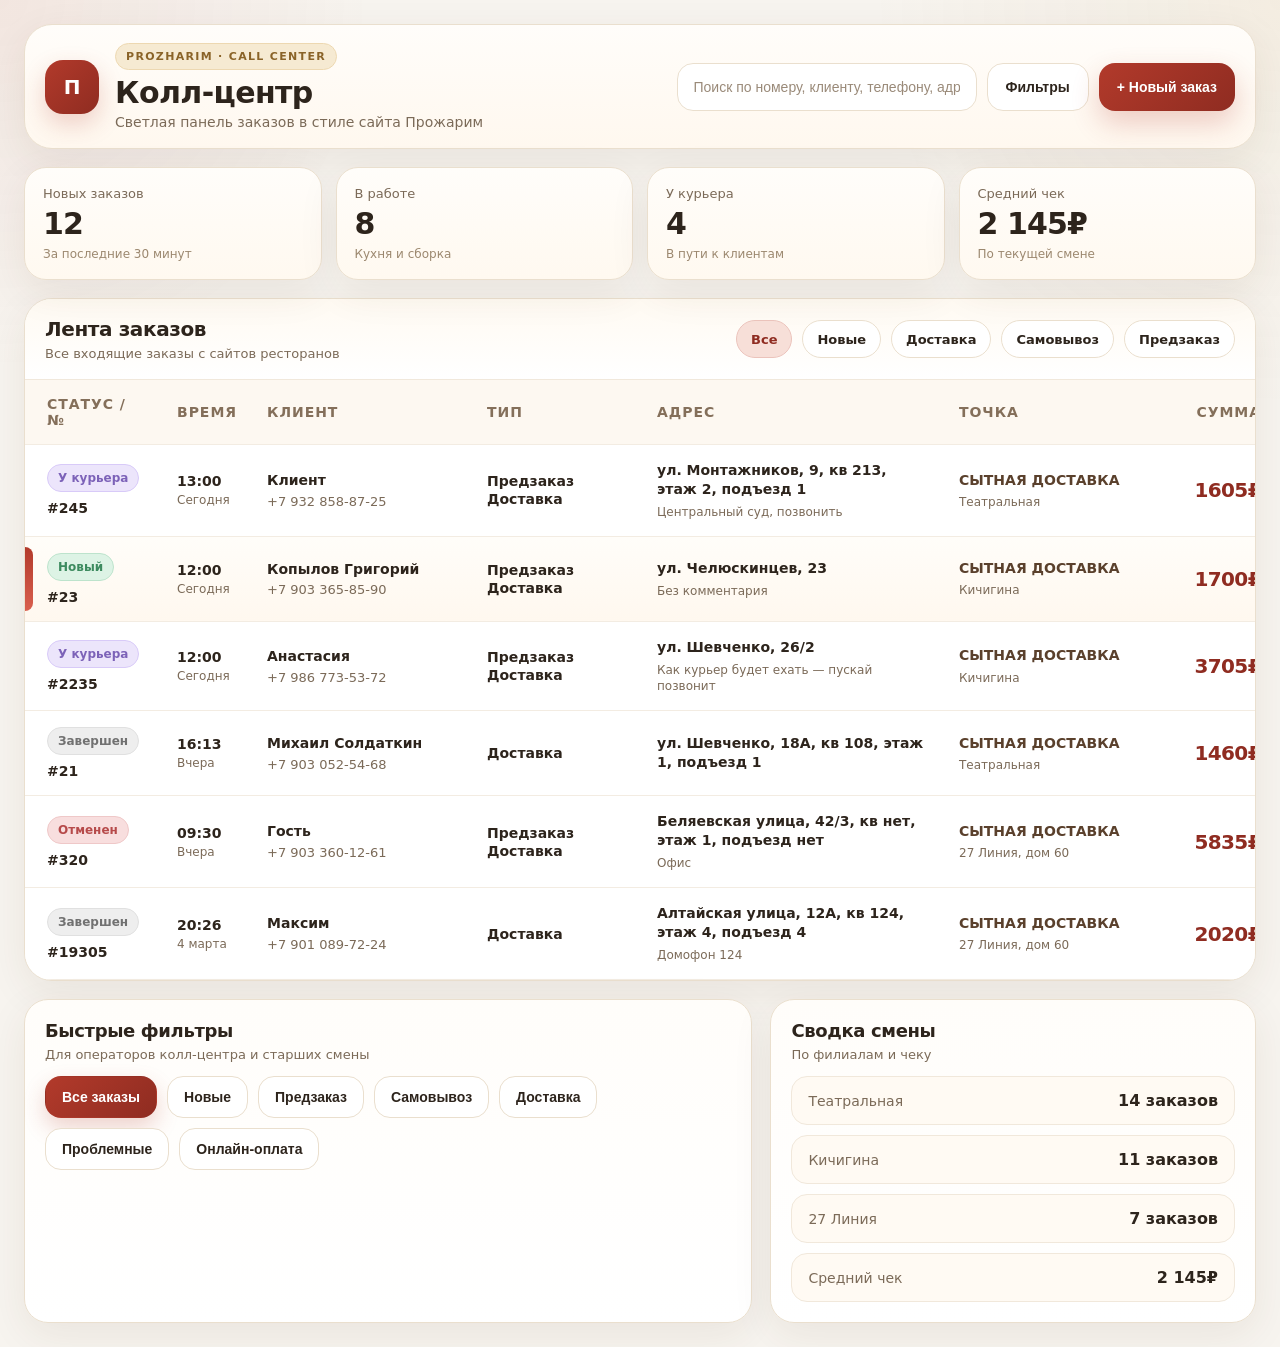
<file: test/index.html>
<!DOCTYPE html>
<html lang="ru">
<head>
  <meta charset="UTF-8" />
  <meta name="viewport" content="width=device-width, initial-scale=1.0" />
  <title>Колл-центр — Прожарим</title>
  <style>
    :root{
      --bg:#f7f4ef;
      --bg-soft:#fcfaf7;
      --panel:#ffffff;
      --panel-2:#fffaf3;
      --line:#eadfce;
      --line-soft:#f1e8db;
      --text:#2d241c;
      --muted:#7b6a58;
      --accent:#b23a2b;
      --accent-dark:#8f2c21;
      --accent-soft:#f7dfd8;
      --gold:#c6923c;
      --gold-soft:#f6ead2;
      --green:#3d8b5f;
      --green-soft:#ddf3e5;
      --violet:#7c62b8;
      --violet-soft:#ece5fb;
      --gray:#8c8c8c;
      --gray-soft:#eeeeee;
      --red:#b64a4a;
      --red-soft:#f8dede;
      --shadow:0 12px 40px rgba(78, 51, 26, 0.08);
      --radius:22px;
      --radius-sm:14px;
    }

    *{
      box-sizing:border-box;
      margin:0;
      padding:0;
    }

    html,body{
      width:100%;
      min-height:100%;
      font-family: Inter, system-ui, -apple-system, Segoe UI, Roboto, Arial, sans-serif;
      background:
        radial-gradient(circle at top right, rgba(198,146,60,0.08), transparent 22%),
        radial-gradient(circle at top left, rgba(178,58,43,0.08), transparent 20%),
        var(--bg);
      color:var(--text);
    }

    body{
      padding:24px;
    }

    .app{
      max-width:1500px;
      margin:0 auto;
    }

    .topbar{
      display:flex;
      align-items:center;
      justify-content:space-between;
      gap:20px;
      margin-bottom:18px;
      padding:18px 20px;
      background:linear-gradient(180deg, #fffdfa 0%, #fff8ef 100%);
      border:1px solid var(--line);
      border-radius:28px;
      box-shadow:var(--shadow);
    }

    .brand{
      display:flex;
      align-items:center;
      gap:16px;
      min-width:0;
    }

    .brand-logo{
      width:54px;
      height:54px;
      border-radius:18px;
      background:
        linear-gradient(135deg, var(--accent) 0%, var(--accent-dark) 100%);
      display:flex;
      align-items:center;
      justify-content:center;
      color:#fff;
      font-weight:800;
      font-size:20px;
      box-shadow:0 10px 24px rgba(178,58,43,0.22);
      flex-shrink:0;
    }

    .brand-text{
      min-width:0;
    }

    .brand-badge{
      display:inline-flex;
      align-items:center;
      gap:8px;
      padding:6px 10px;
      margin-bottom:8px;
      border-radius:999px;
      background:var(--gold-soft);
      color:#8a6328;
      border:1px solid #edd8b1;
      font-size:11px;
      font-weight:700;
      letter-spacing:.12em;
      text-transform:uppercase;
    }

    .brand-title{
      font-size:30px;
      font-weight:800;
      letter-spacing:-0.02em;
      line-height:1;
    }

    .brand-subtitle{
      margin-top:6px;
      color:var(--muted);
      font-size:14px;
    }

    .top-actions{
      display:flex;
      align-items:center;
      gap:10px;
      flex-wrap:wrap;
      justify-content:flex-end;
    }

    .search{
      width:300px;
      max-width:100%;
      height:48px;
      border-radius:16px;
      border:1px solid var(--line);
      background:var(--panel);
      padding:0 16px;
      outline:none;
      color:var(--text);
      font-size:14px;
      box-shadow: inset 0 1px 0 rgba(255,255,255,0.9);
    }

    .search::placeholder{
      color:#9a8a79;
    }

    .btn{
      height:48px;
      padding:0 18px;
      border:none;
      border-radius:16px;
      font-size:14px;
      font-weight:700;
      cursor:pointer;
      transition:.18s ease;
      display:inline-flex;
      align-items:center;
      gap:10px;
    }

    .btn:hover{
      transform:translateY(-1px);
    }

    .btn-filter{
      background:#fff;
      color:var(--text);
      border:1px solid var(--line);
    }

    .btn-new{
      background:linear-gradient(135deg, var(--accent) 0%, var(--accent-dark) 100%);
      color:#fff;
      box-shadow:0 12px 28px rgba(178,58,43,0.24);
    }

    .stats{
      display:grid;
      grid-template-columns:repeat(4,1fr);
      gap:14px;
      margin-bottom:18px;
    }

    .stat{
      background:linear-gradient(180deg, #fffdfa 0%, #fff9f0 100%);
      border:1px solid var(--line);
      border-radius:22px;
      padding:18px 18px;
      box-shadow:var(--shadow);
    }

    .stat-label{
      color:var(--muted);
      font-size:13px;
      margin-bottom:8px;
    }

    .stat-value{
      font-size:30px;
      font-weight:800;
      line-height:1;
      letter-spacing:-0.03em;
    }

    .stat-note{
      margin-top:8px;
      font-size:12px;
      color:#9c886f;
    }

    .orders-wrap{
      background:var(--panel);
      border:1px solid var(--line);
      border-radius:28px;
      box-shadow:var(--shadow);
      overflow:hidden;
    }

    .orders-head{
      display:flex;
      align-items:center;
      justify-content:space-between;
      gap:14px;
      padding:18px 20px;
      background:linear-gradient(180deg, #fffaf2 0%, #fff 100%);
      border-bottom:1px solid var(--line-soft);
    }

    .orders-head-left h2{
      font-size:20px;
      font-weight:800;
      letter-spacing:-0.02em;
    }

    .orders-head-left p{
      margin-top:5px;
      color:var(--muted);
      font-size:13px;
    }

    .chips{
      display:flex;
      flex-wrap:wrap;
      gap:10px;
    }

    .chip{
      height:38px;
      padding:0 14px;
      display:inline-flex;
      align-items:center;
      border-radius:999px;
      border:1px solid var(--line);
      background:#fff;
      color:var(--text);
      font-size:13px;
      font-weight:700;
    }

    .chip.active{
      background:var(--accent-soft);
      color:var(--accent-dark);
      border-color:#ebc3bb;
    }

    .table{
      width:100%;
      overflow:auto;
    }

    .table-grid{
      min-width:1250px;
    }

    .table-row{
      display:grid;
      grid-template-columns:8px 130px 90px 220px 170px 1.6fr 220px 110px;
      align-items:stretch;
      border-bottom:1px solid #f3ece2;
      background:#fff;
      transition:.18s ease;
    }

    .table-row:hover{
      background:#fffaf5;
    }

    .table-row.header{
      background:#fdf8f1;
      color:#846f5a;
      font-size:12px;
      font-weight:800;
      letter-spacing:.08em;
      text-transform:uppercase;
    }

    .table-row.selected{
      background:linear-gradient(180deg, #fffdf9 0%, #fff8ef 100%);
    }

    .line{
      background:transparent;
    }

    .table-row.selected .line{
      background:linear-gradient(180deg, var(--accent) 0%, #d95f4e 100%);
      border-radius:0 8px 8px 0;
      margin:10px 0;
    }

    .cell{
      padding:16px 14px;
      font-size:14px;
      display:flex;
      flex-direction:column;
      justify-content:center;
    }

    .cell.right{
      align-items:flex-end;
      text-align:right;
    }

    .status{
      display:inline-flex;
      align-items:center;
      width:max-content;
      padding:6px 10px;
      border-radius:999px;
      font-size:12px;
      font-weight:800;
      margin-bottom:8px;
      border:1px solid transparent;
    }

    .status.new{
      background:var(--green-soft);
      color:var(--green);
      border-color:#bde3cc;
    }

    .status.courier{
      background:var(--violet-soft);
      color:var(--violet);
      border-color:#d8caf8;
    }

    .status.done{
      background:var(--gray-soft);
      color:#717171;
      border-color:#e0e0e0;
    }

    .status.cancel{
      background:var(--red-soft);
      color:var(--red);
      border-color:#efc8c8;
    }

    .order-id{
      font-weight:800;
      color:var(--text);
    }

    .time-main{
      font-weight:800;
    }

    .time-sub{
      margin-top:4px;
      color:var(--muted);
      font-size:12px;
    }

    .client-name{
      font-weight:800;
      line-height:1.2;
    }

    .client-phone{
      margin-top:5px;
      font-size:13px;
      color:var(--muted);
    }

    .type-main{
      line-height:1.3;
      font-weight:700;
    }

    .address-main{
      line-height:1.35;
      font-weight:600;
    }

    .address-note{
      margin-top:5px;
      color:var(--muted);
      font-size:12px;
      line-height:1.35;
    }

    .point-main{
      font-weight:800;
      line-height:1.3;
      color:#5a402c;
    }

    .sum{
      font-size:20px;
      font-weight:900;
      letter-spacing:-0.03em;
      color:var(--accent-dark);
    }

    .bottom-panels{
      margin-top:18px;
      display:grid;
      grid-template-columns:1.2fr .8fr;
      gap:18px;
    }

    .panel{
      background:linear-gradient(180deg, #fffdfa 0%, #fff 100%);
      border:1px solid var(--line);
      border-radius:24px;
      padding:20px;
      box-shadow:var(--shadow);
    }

    .panel h3{
      font-size:18px;
      font-weight:800;
      letter-spacing:-0.02em;
    }

    .panel p{
      color:var(--muted);
      font-size:13px;
      margin-top:6px;
      margin-bottom:14px;
    }

    .filter-list{
      display:flex;
      flex-wrap:wrap;
      gap:10px;
    }

    .filter-btn{
      padding:12px 16px;
      border-radius:16px;
      border:1px solid var(--line);
      background:#fff;
      font-size:14px;
      font-weight:700;
      color:var(--text);
      cursor:pointer;
      transition:.18s ease;
    }

    .filter-btn.active{
      background:linear-gradient(135deg, var(--accent) 0%, var(--accent-dark) 100%);
      color:#fff;
      border-color:transparent;
      box-shadow:0 10px 22px rgba(178,58,43,0.22);
    }

    .summary-list{
      display:flex;
      flex-direction:column;
      gap:10px;
    }

    .summary-item{
      display:flex;
      justify-content:space-between;
      align-items:center;
      gap:12px;
      padding:14px 16px;
      border-radius:16px;
      background:var(--panel-2);
      border:1px solid var(--line-soft);
    }

    .summary-item span:first-child{
      color:var(--muted);
      font-size:14px;
    }

    .summary-item span:last-child{
      font-weight:800;
      color:var(--text);
    }

    @media (max-width: 1100px){
      .stats{
        grid-template-columns:repeat(2,1fr);
      }

      .bottom-panels{
        grid-template-columns:1fr;
      }
    }

    @media (max-width: 820px){
      body{
        padding:14px;
      }

      .topbar{
        flex-direction:column;
        align-items:stretch;
        border-radius:22px;
      }

      .top-actions{
        justify-content:stretch;
      }

      .search{
        width:100%;
      }

      .btn{
        flex:1;
        justify-content:center;
      }

      .stats{
        grid-template-columns:1fr 1fr;
      }

      .brand-title{
        font-size:24px;
      }

      .orders-head{
        flex-direction:column;
        align-items:stretch;
      }
    }

    @media (max-width: 560px){
      .stats{
        grid-template-columns:1fr;
      }

      .brand{
        align-items:flex-start;
      }

      .brand-logo{
        width:46px;
        height:46px;
        border-radius:15px;
        font-size:18px;
      }

      .brand-title{
        font-size:22px;
      }
    }
  </style>
</head>
<body>
  <div class="app">

    <div class="topbar">
      <div class="brand">
        <div class="brand-logo">П</div>
        <div class="brand-text">
          <div class="brand-badge">PROZHARIM · CALL CENTER</div>
          <div class="brand-title">Колл-центр</div>
          <div class="brand-subtitle">Светлая панель заказов в стиле сайта Прожарим</div>
        </div>
      </div>

      <div class="top-actions">
        <input class="search" type="text" placeholder="Поиск по номеру, клиенту, телефону, адресу">
        <button class="btn btn-filter">Фильтры</button>
        <button class="btn btn-new">+ Новый заказ</button>
      </div>
    </div>

    <div class="stats">
      <div class="stat">
        <div class="stat-label">Новых заказов</div>
        <div class="stat-value">12</div>
        <div class="stat-note">За последние 30 минут</div>
      </div>
      <div class="stat">
        <div class="stat-label">В работе</div>
        <div class="stat-value">8</div>
        <div class="stat-note">Кухня и сборка</div>
      </div>
      <div class="stat">
        <div class="stat-label">У курьера</div>
        <div class="stat-value">4</div>
        <div class="stat-note">В пути к клиентам</div>
      </div>
      <div class="stat">
        <div class="stat-label">Средний чек</div>
        <div class="stat-value">2 145₽</div>
        <div class="stat-note">По текущей смене</div>
      </div>
    </div>

    <div class="orders-wrap">
      <div class="orders-head">
        <div class="orders-head-left">
          <h2>Лента заказов</h2>
          <p>Все входящие заказы с сайтов ресторанов</p>
        </div>

        <div class="chips">
          <div class="chip active">Все</div>
          <div class="chip">Новые</div>
          <div class="chip">Доставка</div>
          <div class="chip">Самовывоз</div>
          <div class="chip">Предзаказ</div>
        </div>
      </div>

      <div class="table">
        <div class="table-grid">

          <div class="table-row header">
            <div class="line"></div>
            <div class="cell">Статус / №</div>
            <div class="cell">Время</div>
            <div class="cell">Клиент</div>
            <div class="cell">Тип</div>
            <div class="cell">Адрес</div>
            <div class="cell">Точка</div>
            <div class="cell right">Сумма</div>
          </div>

          <div class="table-row">
            <div class="line"></div>
            <div class="cell">
              <div class="status courier">У курьера</div>
              <div class="order-id">#245</div>
            </div>
            <div class="cell">
              <div class="time-main">13:00</div>
              <div class="time-sub">Сегодня</div>
            </div>
            <div class="cell">
              <div class="client-name">Клиент</div>
              <div class="client-phone">+7 932 858-87-25</div>
            </div>
            <div class="cell">
              <div class="type-main">Предзаказ</div>
              <div class="type-main">Доставка</div>
            </div>
            <div class="cell">
              <div class="address-main">ул. Монтажников, 9, кв 213, этаж 2, подъезд 1</div>
              <div class="address-note">Центральный суд, позвонить</div>
            </div>
            <div class="cell">
              <div class="point-main">СЫТНАЯ ДОСТАВКА</div>
              <div class="address-note">Театральная</div>
            </div>
            <div class="cell right">
              <div class="sum">1605₽</div>
            </div>
          </div>

          <div class="table-row selected">
            <div class="line"></div>
            <div class="cell">
              <div class="status new">Новый</div>
              <div class="order-id">#23</div>
            </div>
            <div class="cell">
              <div class="time-main">12:00</div>
              <div class="time-sub">Сегодня</div>
            </div>
            <div class="cell">
              <div class="client-name">Копылов Григорий</div>
              <div class="client-phone">+7 903 365-85-90</div>
            </div>
            <div class="cell">
              <div class="type-main">Предзаказ</div>
              <div class="type-main">Доставка</div>
            </div>
            <div class="cell">
              <div class="address-main">ул. Челюскинцев, 23</div>
              <div class="address-note">Без комментария</div>
            </div>
            <div class="cell">
              <div class="point-main">СЫТНАЯ ДОСТАВКА</div>
              <div class="address-note">Кичигина</div>
            </div>
            <div class="cell right">
              <div class="sum">1700₽</div>
            </div>
          </div>

          <div class="table-row">
            <div class="line"></div>
            <div class="cell">
              <div class="status courier">У курьера</div>
              <div class="order-id">#2235</div>
            </div>
            <div class="cell">
              <div class="time-main">12:00</div>
              <div class="time-sub">Сегодня</div>
            </div>
            <div class="cell">
              <div class="client-name">Анастасия</div>
              <div class="client-phone">+7 986 773-53-72</div>
            </div>
            <div class="cell">
              <div class="type-main">Предзаказ</div>
              <div class="type-main">Доставка</div>
            </div>
            <div class="cell">
              <div class="address-main">ул. Шевченко, 26/2</div>
              <div class="address-note">Как курьер будет ехать — пускай позвонит</div>
            </div>
            <div class="cell">
              <div class="point-main">СЫТНАЯ ДОСТАВКА</div>
              <div class="address-note">Кичигина</div>
            </div>
            <div class="cell right">
              <div class="sum">3705₽</div>
            </div>
          </div>

          <div class="table-row">
            <div class="line"></div>
            <div class="cell">
              <div class="status done">Завершен</div>
              <div class="order-id">#21</div>
            </div>
            <div class="cell">
              <div class="time-main">16:13</div>
              <div class="time-sub">Вчера</div>
            </div>
            <div class="cell">
              <div class="client-name">Михаил Солдаткин</div>
              <div class="client-phone">+7 903 052-54-68</div>
            </div>
            <div class="cell">
              <div class="type-main">Доставка</div>
            </div>
            <div class="cell">
              <div class="address-main">ул. Шевченко, 18А, кв 108, этаж 1, подъезд 1</div>
            </div>
            <div class="cell">
              <div class="point-main">СЫТНАЯ ДОСТАВКА</div>
              <div class="address-note">Театральная</div>
            </div>
            <div class="cell right">
              <div class="sum">1460₽</div>
            </div>
          </div>

          <div class="table-row">
            <div class="line"></div>
            <div class="cell">
              <div class="status cancel">Отменен</div>
              <div class="order-id">#320</div>
            </div>
            <div class="cell">
              <div class="time-main">09:30</div>
              <div class="time-sub">Вчера</div>
            </div>
            <div class="cell">
              <div class="client-name">Гость</div>
              <div class="client-phone">+7 903 360-12-61</div>
            </div>
            <div class="cell">
              <div class="type-main">Предзаказ</div>
              <div class="type-main">Доставка</div>
            </div>
            <div class="cell">
              <div class="address-main">Беляевская улица, 42/3, кв нет, этаж 1, подъезд нет</div>
              <div class="address-note">Офис</div>
            </div>
            <div class="cell">
              <div class="point-main">СЫТНАЯ ДОСТАВКА</div>
              <div class="address-note">27 Линия, дом 60</div>
            </div>
            <div class="cell right">
              <div class="sum">5835₽</div>
            </div>
          </div>

          <div class="table-row">
            <div class="line"></div>
            <div class="cell">
              <div class="status done">Завершен</div>
              <div class="order-id">#19305</div>
            </div>
            <div class="cell">
              <div class="time-main">20:26</div>
              <div class="time-sub">4 марта</div>
            </div>
            <div class="cell">
              <div class="client-name">Максим</div>
              <div class="client-phone">+7 901 089-72-24</div>
            </div>
            <div class="cell">
              <div class="type-main">Доставка</div>
            </div>
            <div class="cell">
              <div class="address-main">Алтайская улица, 12А, кв 124, этаж 4, подъезд 4</div>
              <div class="address-note">Домофон 124</div>
            </div>
            <div class="cell">
              <div class="point-main">СЫТНАЯ ДОСТАВКА</div>
              <div class="address-note">27 Линия, дом 60</div>
            </div>
            <div class="cell right">
              <div class="sum">2020₽</div>
            </div>
          </div>

        </div>
      </div>
    </div>

    <div class="bottom-panels">
      <div class="panel">
        <h3>Быстрые фильтры</h3>
        <p>Для операторов колл-центра и старших смены</p>
        <div class="filter-list">
          <button class="filter-btn active">Все заказы</button>
          <button class="filter-btn">Новые</button>
          <button class="filter-btn">Предзаказ</button>
          <button class="filter-btn">Самовывоз</button>
          <button class="filter-btn">Доставка</button>
          <button class="filter-btn">Проблемные</button>
          <button class="filter-btn">Онлайн-оплата</button>
        </div>
      </div>

      <div class="panel">
        <h3>Сводка смены</h3>
        <p>По филиалам и чеку</p>
        <div class="summary-list">
          <div class="summary-item"><span>Театральная</span><span>14 заказов</span></div>
          <div class="summary-item"><span>Кичигина</span><span>11 заказов</span></div>
          <div class="summary-item"><span>27 Линия</span><span>7 заказов</span></div>
          <div class="summary-item"><span>Средний чек</span><span>2 145₽</span></div>
        </div>
      </div>
    </div>

  </div>
</body>
</html>
</file>
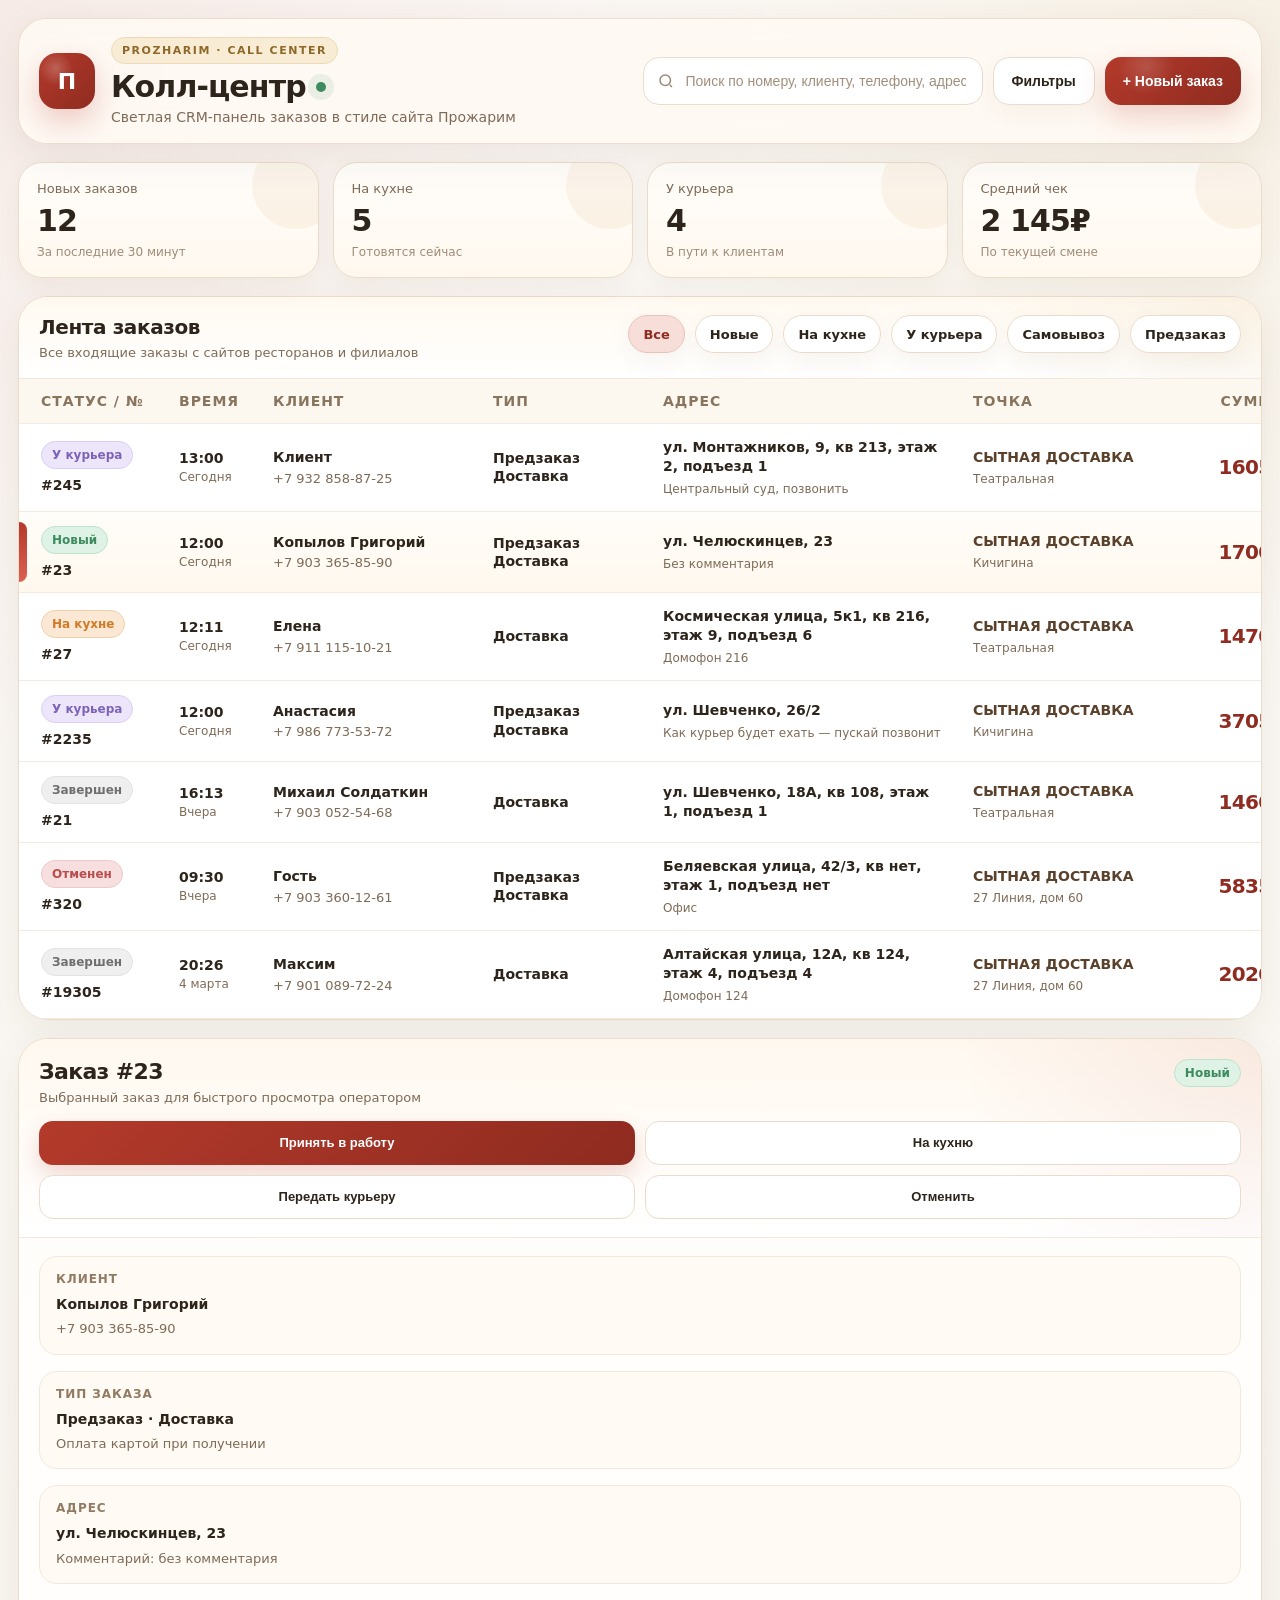
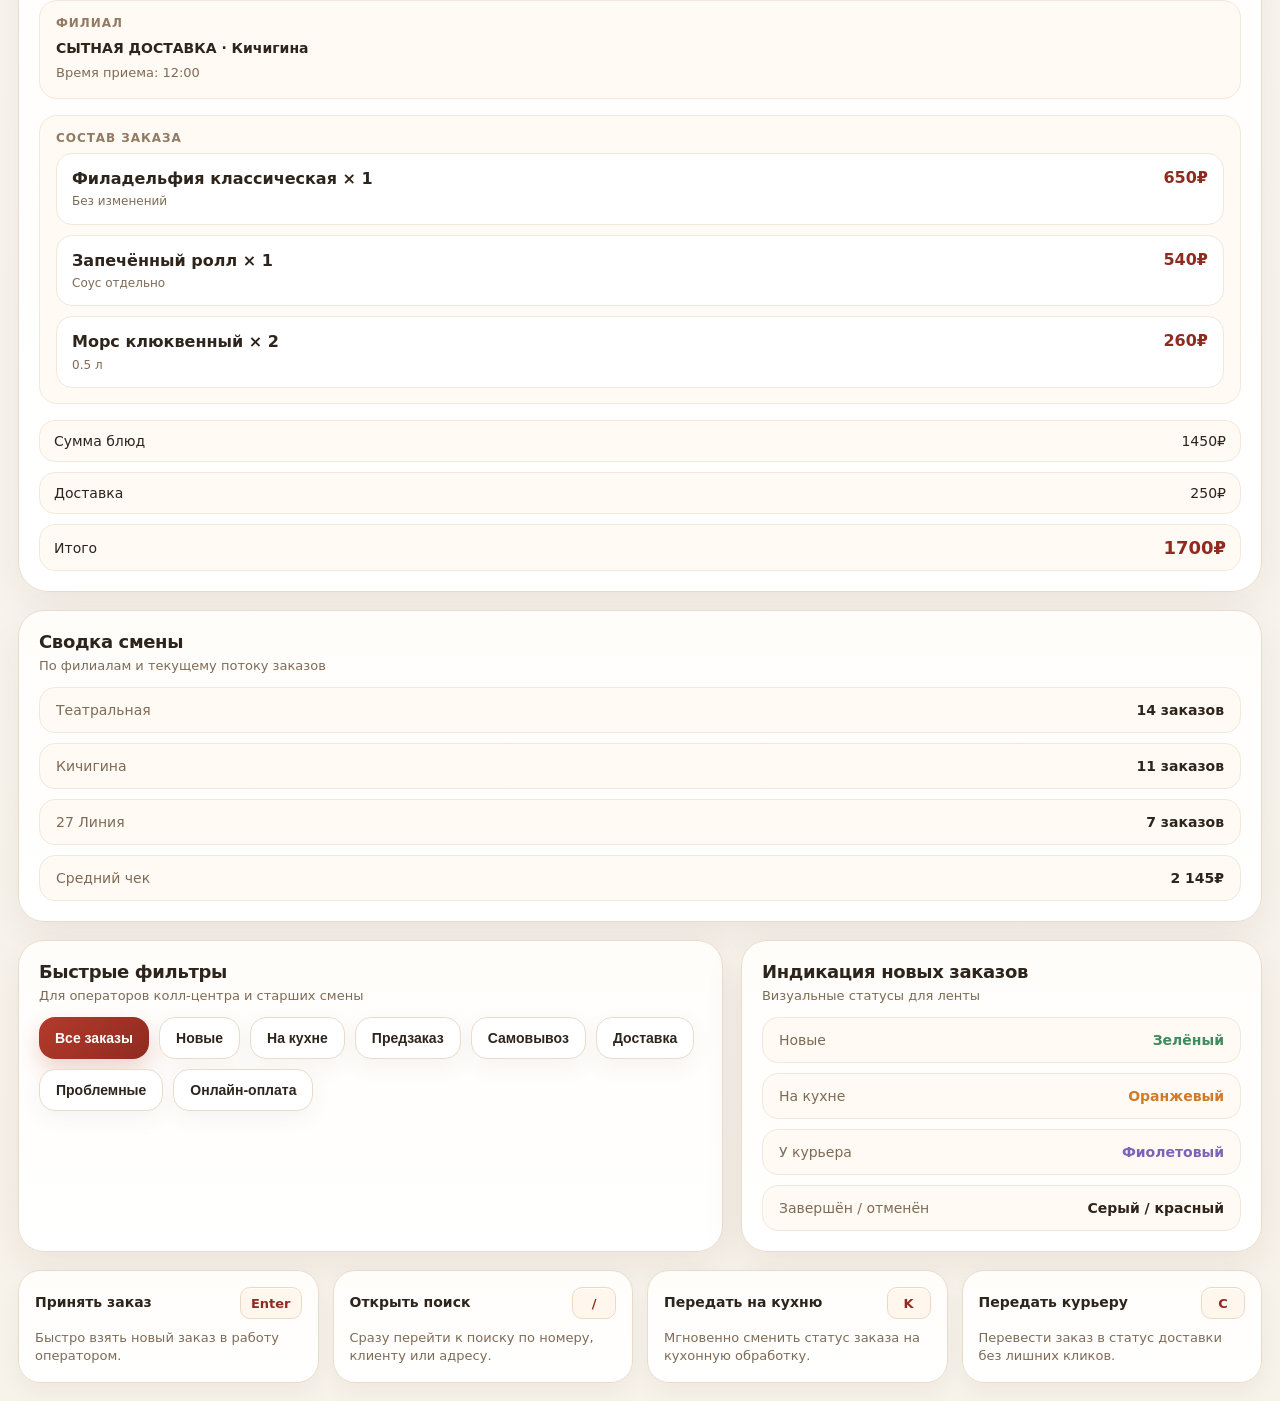
<file: test2/index.html>
<!DOCTYPE html>
<html lang="ru">
<head>
  <meta charset="UTF-8" />
  <meta name="viewport" content="width=device-width, initial-scale=1.0" />
  <title>Колл-центр — Прожарим</title>
  <style>
    :root{
      --bg:#f7f2ea;
      --bg-2:#fbf8f3;
      --panel:#ffffff;
      --panel-2:#fffaf3;
      --line:#eadcca;
      --line-soft:#f2e8dc;
      --text:#2d241c;
      --muted:#7e6b57;
      --accent:#b33a2b;
      --accent-dark:#8f2b20;
      --accent-soft:#f7ded8;
      --gold:#c7923b;
      --gold-soft:#f8ecd4;
      --green:#3d8b5f;
      --green-soft:#dff2e6;
      --violet:#7c63b8;
      --violet-soft:#ede6fb;
      --orange:#d07b29;
      --orange-soft:#fae8d4;
      --gray:#7b7b7b;
      --gray-soft:#efefef;
      --red:#b84d4d;
      --red-soft:#f8dfdf;
      --shadow:0 12px 40px rgba(79, 53, 28, 0.08);
      --shadow-soft:0 8px 24px rgba(79, 53, 28, 0.05);
      --radius:26px;
      --radius-lg:30px;
      --radius-md:20px;
      --radius-sm:14px;
    }

    *{
      box-sizing:border-box;
      margin:0;
      padding:0;
    }

    html,body{
      min-height:100%;
      font-family:Inter,system-ui,-apple-system,Segoe UI,Roboto,Arial,sans-serif;
      color:var(--text);
      background:
        radial-gradient(circle at top left, rgba(179,58,43,.08), transparent 24%),
        radial-gradient(circle at top right, rgba(199,146,59,.10), transparent 22%),
        linear-gradient(180deg,#fcfaf7 0%,#f7f2ea 100%);
    }

    body{
      padding:18px;
    }

    .app{
      max-width:1600px;
      margin:0 auto;
    }

    .topbar{
      position:sticky;
      top:0;
      z-index:20;
      margin-bottom:18px;
      padding:18px 20px;
      display:flex;
      justify-content:space-between;
      align-items:center;
      gap:18px;
      background:rgba(255,250,244,.88);
      backdrop-filter:blur(14px);
      border:1px solid rgba(234,220,202,.9);
      border-radius:28px;
      box-shadow:var(--shadow);
    }

    .brand{
      display:flex;
      align-items:center;
      gap:16px;
      min-width:0;
    }

    .brand-logo{
      width:56px;
      height:56px;
      border-radius:18px;
      background:
        radial-gradient(circle at 30% 28%, rgba(255,255,255,.22), transparent 30%),
        linear-gradient(135deg,var(--accent) 0%,var(--accent-dark) 100%);
      box-shadow:0 12px 28px rgba(179,58,43,.24);
      display:flex;
      align-items:center;
      justify-content:center;
      color:#fff;
      font-weight:900;
      font-size:22px;
      flex-shrink:0;
    }

    .brand-meta{
      min-width:0;
    }

    .brand-badge{
      display:inline-flex;
      align-items:center;
      gap:8px;
      padding:6px 10px;
      border-radius:999px;
      border:1px solid #ecd9b8;
      background:var(--gold-soft);
      color:#8e6829;
      font-size:11px;
      font-weight:800;
      letter-spacing:.14em;
      text-transform:uppercase;
      margin-bottom:8px;
    }

    .brand-title{
      font-size:30px;
      line-height:1;
      letter-spacing:-.03em;
      font-weight:900;
      display:flex;
      align-items:center;
      gap:10px;
      flex-wrap:wrap;
    }

    .brand-title .pulse{
      width:10px;
      height:10px;
      border-radius:50%;
      background:var(--green);
      box-shadow:0 0 0 8px rgba(61,139,95,.10);
      flex-shrink:0;
    }

    .brand-subtitle{
      margin-top:7px;
      color:var(--muted);
      font-size:14px;
    }

    .top-actions{
      display:flex;
      align-items:center;
      gap:10px;
      flex-wrap:wrap;
      justify-content:flex-end;
    }

    .search-wrap{
      position:relative;
      width:340px;
      max-width:100%;
    }

    .search-wrap svg{
      position:absolute;
      left:14px;
      top:50%;
      transform:translateY(-50%);
      width:18px;
      height:18px;
      color:#9d8a77;
      pointer-events:none;
    }

    .search{
      width:100%;
      height:48px;
      padding:0 16px 0 42px;
      border-radius:16px;
      border:1px solid var(--line);
      background:#fff;
      color:var(--text);
      outline:none;
      font-size:14px;
      box-shadow:inset 0 1px 0 rgba(255,255,255,.9);
    }

    .search::placeholder{
      color:#a18f7d;
    }

    .btn{
      height:48px;
      border:none;
      border-radius:16px;
      padding:0 18px;
      display:inline-flex;
      align-items:center;
      gap:10px;
      cursor:pointer;
      font-size:14px;
      font-weight:800;
      transition:.18s ease;
      white-space:nowrap;
    }

    .btn:hover{
      transform:translateY(-1px);
    }

    .btn-filter{
      background:#fff;
      color:var(--text);
      border:1px solid var(--line);
      box-shadow:var(--shadow-soft);
    }

    .btn-new{
      color:#fff;
      background:
        radial-gradient(circle at 30% 20%, rgba(255,255,255,.14), transparent 28%),
        linear-gradient(135deg,var(--accent) 0%,var(--accent-dark) 100%);
      box-shadow:0 12px 28px rgba(179,58,43,.22);
    }

    .stats{
      display:grid;
      grid-template-columns:repeat(4,1fr);
      gap:14px;
      margin-bottom:18px;
    }

    .stat{
      position:relative;
      overflow:hidden;
      background:linear-gradient(180deg,#fffdfa 0%,#fff8ef 100%);
      border:1px solid var(--line);
      border-radius:24px;
      padding:18px;
      box-shadow:var(--shadow-soft);
    }

    .stat::after{
      content:"";
      position:absolute;
      right:-22px;
      top:-22px;
      width:88px;
      height:88px;
      border-radius:50%;
      background:rgba(199,146,59,.08);
    }

    .stat-label{
      color:var(--muted);
      font-size:13px;
      margin-bottom:10px;
    }

    .stat-value{
      font-size:30px;
      line-height:1;
      letter-spacing:-.03em;
      font-weight:900;
      position:relative;
      z-index:1;
    }

    .stat-note{
      margin-top:9px;
      color:#9f8c77;
      font-size:12px;
      position:relative;
      z-index:1;
    }

    .main{
      display:grid;
      grid-template-columns:minmax(0,1.65fr) minmax(340px,.8fr);
      gap:18px;
      align-items:start;
    }

    .orders-wrap,
    .side-card,
    .panel{
      background:linear-gradient(180deg,#fffdfa 0%,#fff 100%);
      border:1px solid var(--line);
      box-shadow:var(--shadow);
    }

    .orders-wrap{
      border-radius:30px;
      overflow:hidden;
    }

    .orders-head{
      display:flex;
      justify-content:space-between;
      align-items:flex-start;
      gap:16px;
      padding:18px 20px;
      border-bottom:1px solid var(--line-soft);
      background:
        radial-gradient(circle at right top, rgba(199,146,59,.08), transparent 22%),
        linear-gradient(180deg,#fff9f0 0%,#fff 100%);
    }

    .orders-title h2{
      font-size:20px;
      font-weight:900;
      letter-spacing:-.02em;
    }

    .orders-title p{
      margin-top:6px;
      font-size:13px;
      color:var(--muted);
    }

    .chips{
      display:flex;
      gap:10px;
      flex-wrap:wrap;
      justify-content:flex-end;
    }

    .chip{
      height:38px;
      padding:0 14px;
      border-radius:999px;
      border:1px solid var(--line);
      background:#fff;
      font-size:13px;
      font-weight:800;
      color:var(--text);
      display:inline-flex;
      align-items:center;
      box-shadow:var(--shadow-soft);
    }

    .chip.active{
      background:var(--accent-soft);
      color:var(--accent-dark);
      border-color:#ebc2ba;
    }

    .table{
      width:100%;
      overflow:auto;
    }

    .table-grid{
      min-width:1280px;
    }

    .table-row{
      display:grid;
      grid-template-columns:8px 138px 94px 220px 170px 1.5fr 220px 120px;
      background:#fff;
      border-bottom:1px solid #f3ebe0;
      transition:.18s ease;
    }

    .table-row:hover{
      background:#fffaf4;
    }

    .table-row.header{
      background:#fcf7ef;
      color:#89745d;
      text-transform:uppercase;
      letter-spacing:.08em;
      font-size:12px;
      font-weight:900;
    }

    .table-row.selected{
      background:linear-gradient(180deg,#fffdf9 0%,#fff8ee 100%);
    }

    .line{
      background:transparent;
    }

    .table-row.selected .line{
      margin:10px 0;
      border-radius:0 10px 10px 0;
      background:linear-gradient(180deg,var(--accent) 0%,#db6252 100%);
    }

    .cell{
      padding:14px 14px;
      display:flex;
      flex-direction:column;
      justify-content:center;
      font-size:14px;
    }

    .cell.right{
      text-align:right;
      align-items:flex-end;
    }

    .status{
      display:inline-flex;
      width:max-content;
      align-items:center;
      padding:6px 10px;
      border-radius:999px;
      font-size:12px;
      font-weight:900;
      border:1px solid transparent;
      margin-bottom:8px;
    }

    .status.new{
      background:var(--green-soft);
      color:var(--green);
      border-color:#bfe2cc;
    }

    .status.cooking{
      background:var(--orange-soft);
      color:var(--orange);
      border-color:#f0d0aa;
    }

    .status.courier{
      background:var(--violet-soft);
      color:var(--violet);
      border-color:#dacdf9;
    }

    .status.done{
      background:var(--gray-soft);
      color:#6f6f6f;
      border-color:#e2e2e2;
    }

    .status.cancel{
      background:var(--red-soft);
      color:var(--red);
      border-color:#efc8c8;
    }

    .order-id{
      font-weight:900;
      color:var(--text);
    }

    .time-main{
      font-weight:900;
    }

    .time-sub{
      margin-top:4px;
      font-size:12px;
      color:var(--muted);
    }

    .client-name{
      font-weight:900;
      line-height:1.2;
    }

    .client-phone{
      margin-top:5px;
      font-size:13px;
      color:var(--muted);
    }

    .type-main{
      font-weight:800;
      line-height:1.32;
    }

    .address-main{
      font-weight:700;
      line-height:1.35;
    }

    .address-note{
      margin-top:5px;
      font-size:12px;
      color:var(--muted);
      line-height:1.35;
    }

    .point-main{
      font-weight:900;
      line-height:1.3;
      color:#5a412c;
    }

    .sum{
      font-size:20px;
      font-weight:900;
      letter-spacing:-.03em;
      color:var(--accent-dark);
    }

    .side{
      display:flex;
      flex-direction:column;
      gap:18px;
      position:sticky;
      top:102px;
    }

    .side-card{
      border-radius:30px;
      overflow:hidden;
    }

    .side-top{
      padding:20px 20px 18px;
      border-bottom:1px solid var(--line-soft);
      background:
        radial-gradient(circle at top right, rgba(179,58,43,.08), transparent 24%),
        linear-gradient(180deg,#fff8ef 0%,#fff 100%);
    }

    .side-top-row{
      display:flex;
      align-items:flex-start;
      justify-content:space-between;
      gap:12px;
    }

    .side-top h3{
      font-size:22px;
      font-weight:900;
      letter-spacing:-.03em;
    }

    .side-top p{
      margin-top:6px;
      font-size:13px;
      color:var(--muted);
    }

    .side-status{
      margin-top:16px;
      display:flex;
      gap:10px;
      flex-wrap:wrap;
    }

    .status-btn{
      flex:1 1 calc(50% - 10px);
      min-width:130px;
      height:44px;
      border-radius:14px;
      border:1px solid var(--line);
      background:#fff;
      color:var(--text);
      font-size:13px;
      font-weight:800;
      cursor:pointer;
      transition:.18s ease;
    }

    .status-btn:hover{
      transform:translateY(-1px);
    }

    .status-btn.primary{
      border:none;
      color:#fff;
      background:linear-gradient(135deg,var(--accent) 0%,var(--accent-dark) 100%);
      box-shadow:0 10px 22px rgba(179,58,43,.20);
    }

    .side-body{
      padding:18px 20px 20px;
      display:flex;
      flex-direction:column;
      gap:16px;
    }

    .detail-box{
      background:var(--panel-2);
      border:1px solid var(--line-soft);
      border-radius:18px;
      padding:15px 16px;
    }

    .detail-label{
      font-size:12px;
      font-weight:900;
      letter-spacing:.08em;
      text-transform:uppercase;
      color:#927b63;
      margin-bottom:8px;
    }

    .detail-value{
      font-size:14px;
      line-height:1.45;
      font-weight:700;
    }

    .detail-sub{
      margin-top:6px;
      font-size:13px;
      line-height:1.42;
      color:var(--muted);
    }

    .order-items{
      display:flex;
      flex-direction:column;
      gap:10px;
    }

    .order-item{
      display:flex;
      justify-content:space-between;
      align-items:flex-start;
      gap:14px;
      padding:14px 15px;
      border-radius:16px;
      background:#fff;
      border:1px solid var(--line-soft);
    }

    .order-item-name{
      font-weight:800;
      line-height:1.35;
    }

    .order-item-sub{
      margin-top:4px;
      font-size:12px;
      color:var(--muted);
      line-height:1.35;
    }

    .order-item-price{
      font-weight:900;
      white-space:nowrap;
      color:var(--accent-dark);
    }

    .totals{
      display:flex;
      flex-direction:column;
      gap:10px;
    }

    .total-row{
      display:flex;
      justify-content:space-between;
      align-items:center;
      gap:12px;
      padding:12px 14px;
      border-radius:16px;
      background:var(--panel-2);
      border:1px solid var(--line-soft);
      font-size:14px;
    }

    .total-row strong{
      font-size:18px;
      color:var(--accent-dark);
    }

    .hotkeys,
    .bottom-panels{
      margin-top:18px;
    }

    .bottom-panels{
      display:grid;
      grid-template-columns:1.15fr .85fr;
      gap:18px;
    }

    .panel{
      border-radius:26px;
      padding:20px;
    }

    .panel h3{
      font-size:18px;
      font-weight:900;
      letter-spacing:-.02em;
    }

    .panel p{
      margin-top:6px;
      margin-bottom:14px;
      color:var(--muted);
      font-size:13px;
    }

    .filter-list{
      display:flex;
      flex-wrap:wrap;
      gap:10px;
    }

    .filter-btn{
      padding:12px 16px;
      border-radius:16px;
      border:1px solid var(--line);
      background:#fff;
      color:var(--text);
      font-size:14px;
      font-weight:800;
      cursor:pointer;
      transition:.18s ease;
      box-shadow:var(--shadow-soft);
    }

    .filter-btn.active{
      border:none;
      color:#fff;
      background:linear-gradient(135deg,var(--accent) 0%,var(--accent-dark) 100%);
      box-shadow:0 10px 22px rgba(179,58,43,.22);
    }

    .summary-list{
      display:flex;
      flex-direction:column;
      gap:10px;
    }

    .summary-item{
      display:flex;
      justify-content:space-between;
      align-items:center;
      gap:12px;
      padding:14px 16px;
      border-radius:16px;
      background:var(--panel-2);
      border:1px solid var(--line-soft);
    }

    .summary-item span:first-child{
      font-size:14px;
      color:var(--muted);
    }

    .summary-item span:last-child{
      font-size:14px;
      font-weight:900;
    }

    .hotkeys{
      display:grid;
      grid-template-columns:repeat(4,1fr);
      gap:14px;
    }

    .hotkey{
      border-radius:22px;
      background:linear-gradient(180deg,#fffdfa 0%,#fff 100%);
      border:1px solid var(--line);
      padding:16px;
      box-shadow:var(--shadow-soft);
    }

    .hotkey-top{
      display:flex;
      align-items:center;
      justify-content:space-between;
      gap:12px;
      margin-bottom:10px;
    }

    .hotkey-kbd{
      min-width:44px;
      height:32px;
      padding:0 10px;
      border-radius:10px;
      display:inline-flex;
      align-items:center;
      justify-content:center;
      background:#fff7ee;
      border:1px solid #ecd9c3;
      color:var(--accent-dark);
      font-size:13px;
      font-weight:900;
      box-shadow:inset 0 1px 0 rgba(255,255,255,.95);
    }

    .hotkey-title{
      font-size:14px;
      font-weight:900;
      line-height:1.25;
    }

    .hotkey-text{
      font-size:13px;
      line-height:1.4;
      color:var(--muted);
    }

    @media (max-width:1300px){
      .main{
        grid-template-columns:1fr;
      }

      .side{
        position:static;
      }
    }

    @media (max-width:1100px){
      .stats{
        grid-template-columns:repeat(2,1fr);
      }

      .bottom-panels,
      .hotkeys{
        grid-template-columns:1fr 1fr;
      }
    }

    @media (max-width:860px){
      body{
        padding:14px;
      }

      .topbar{
        position:static;
        flex-direction:column;
        align-items:stretch;
      }

      .top-actions{
        justify-content:stretch;
      }

      .search-wrap{
        width:100%;
      }

      .btn{
        flex:1;
        justify-content:center;
      }

      .orders-head{
        flex-direction:column;
        align-items:stretch;
      }

      .chips{
        justify-content:flex-start;
      }
    }

    @media (max-width:640px){
      .stats,
      .bottom-panels,
      .hotkeys{
        grid-template-columns:1fr;
      }

      .brand-title{
        font-size:24px;
      }

      .brand-logo{
        width:48px;
        height:48px;
        border-radius:15px;
        font-size:19px;
      }

      .side-status{
        flex-direction:column;
      }

      .status-btn{
        width:100%;
      }
    }
  </style>
</head>
<body>
  <div class="app">

    <div class="topbar">
      <div class="brand">
        <div class="brand-logo">П</div>
        <div class="brand-meta">
          <div class="brand-badge">PROZHARIM · CALL CENTER</div>
          <div class="brand-title">
            Колл-центр
            <span class="pulse"></span>
          </div>
          <div class="brand-subtitle">Светлая CRM-панель заказов в стиле сайта Прожарим</div>
        </div>
      </div>

      <div class="top-actions">
        <div class="search-wrap">
          <svg viewBox="0 0 24 24" fill="none" stroke="currentColor" stroke-width="2">
            <circle cx="11" cy="11" r="7"></circle>
            <path d="M20 20L17 17"></path>
          </svg>
          <input class="search" type="text" placeholder="Поиск по номеру, клиенту, телефону, адресу">
        </div>
        <button class="btn btn-filter">Фильтры</button>
        <button class="btn btn-new">+ Новый заказ</button>
      </div>
    </div>

    <div class="stats">
      <div class="stat">
        <div class="stat-label">Новых заказов</div>
        <div class="stat-value">12</div>
        <div class="stat-note">За последние 30 минут</div>
      </div>
      <div class="stat">
        <div class="stat-label">На кухне</div>
        <div class="stat-value">5</div>
        <div class="stat-note">Готовятся сейчас</div>
      </div>
      <div class="stat">
        <div class="stat-label">У курьера</div>
        <div class="stat-value">4</div>
        <div class="stat-note">В пути к клиентам</div>
      </div>
      <div class="stat">
        <div class="stat-label">Средний чек</div>
        <div class="stat-value">2 145₽</div>
        <div class="stat-note">По текущей смене</div>
      </div>
    </div>

    <div class="main">
      <div class="orders-wrap">
        <div class="orders-head">
          <div class="orders-title">
            <h2>Лента заказов</h2>
            <p>Все входящие заказы с сайтов ресторанов и филиалов</p>
          </div>

          <div class="chips">
            <div class="chip active">Все</div>
            <div class="chip">Новые</div>
            <div class="chip">На кухне</div>
            <div class="chip">У курьера</div>
            <div class="chip">Самовывоз</div>
            <div class="chip">Предзаказ</div>
          </div>
        </div>

        <div class="table">
          <div class="table-grid">

            <div class="table-row header">
              <div class="line"></div>
              <div class="cell">Статус / №</div>
              <div class="cell">Время</div>
              <div class="cell">Клиент</div>
              <div class="cell">Тип</div>
              <div class="cell">Адрес</div>
              <div class="cell">Точка</div>
              <div class="cell right">Сумма</div>
            </div>

            <div class="table-row">
              <div class="line"></div>
              <div class="cell">
                <div class="status courier">У курьера</div>
                <div class="order-id">#245</div>
              </div>
              <div class="cell">
                <div class="time-main">13:00</div>
                <div class="time-sub">Сегодня</div>
              </div>
              <div class="cell">
                <div class="client-name">Клиент</div>
                <div class="client-phone">+7 932 858-87-25</div>
              </div>
              <div class="cell">
                <div class="type-main">Предзаказ</div>
                <div class="type-main">Доставка</div>
              </div>
              <div class="cell">
                <div class="address-main">ул. Монтажников, 9, кв 213, этаж 2, подъезд 1</div>
                <div class="address-note">Центральный суд, позвонить</div>
              </div>
              <div class="cell">
                <div class="point-main">СЫТНАЯ ДОСТАВКА</div>
                <div class="address-note">Театральная</div>
              </div>
              <div class="cell right">
                <div class="sum">1605₽</div>
              </div>
            </div>

            <div class="table-row selected">
              <div class="line"></div>
              <div class="cell">
                <div class="status new">Новый</div>
                <div class="order-id">#23</div>
              </div>
              <div class="cell">
                <div class="time-main">12:00</div>
                <div class="time-sub">Сегодня</div>
              </div>
              <div class="cell">
                <div class="client-name">Копылов Григорий</div>
                <div class="client-phone">+7 903 365-85-90</div>
              </div>
              <div class="cell">
                <div class="type-main">Предзаказ</div>
                <div class="type-main">Доставка</div>
              </div>
              <div class="cell">
                <div class="address-main">ул. Челюскинцев, 23</div>
                <div class="address-note">Без комментария</div>
              </div>
              <div class="cell">
                <div class="point-main">СЫТНАЯ ДОСТАВКА</div>
                <div class="address-note">Кичигина</div>
              </div>
              <div class="cell right">
                <div class="sum">1700₽</div>
              </div>
            </div>

            <div class="table-row">
              <div class="line"></div>
              <div class="cell">
                <div class="status cooking">На кухне</div>
                <div class="order-id">#27</div>
              </div>
              <div class="cell">
                <div class="time-main">12:11</div>
                <div class="time-sub">Сегодня</div>
              </div>
              <div class="cell">
                <div class="client-name">Елена</div>
                <div class="client-phone">+7 911 115-10-21</div>
              </div>
              <div class="cell">
                <div class="type-main">Доставка</div>
              </div>
              <div class="cell">
                <div class="address-main">Космическая улица, 5к1, кв 216, этаж 9, подъезд 6</div>
                <div class="address-note">Домофон 216</div>
              </div>
              <div class="cell">
                <div class="point-main">СЫТНАЯ ДОСТАВКА</div>
                <div class="address-note">Театральная</div>
              </div>
              <div class="cell right">
                <div class="sum">1470₽</div>
              </div>
            </div>

            <div class="table-row">
              <div class="line"></div>
              <div class="cell">
                <div class="status courier">У курьера</div>
                <div class="order-id">#2235</div>
              </div>
              <div class="cell">
                <div class="time-main">12:00</div>
                <div class="time-sub">Сегодня</div>
              </div>
              <div class="cell">
                <div class="client-name">Анастасия</div>
                <div class="client-phone">+7 986 773-53-72</div>
              </div>
              <div class="cell">
                <div class="type-main">Предзаказ</div>
                <div class="type-main">Доставка</div>
              </div>
              <div class="cell">
                <div class="address-main">ул. Шевченко, 26/2</div>
                <div class="address-note">Как курьер будет ехать — пускай позвонит</div>
              </div>
              <div class="cell">
                <div class="point-main">СЫТНАЯ ДОСТАВКА</div>
                <div class="address-note">Кичигина</div>
              </div>
              <div class="cell right">
                <div class="sum">3705₽</div>
              </div>
            </div>

            <div class="table-row">
              <div class="line"></div>
              <div class="cell">
                <div class="status done">Завершен</div>
                <div class="order-id">#21</div>
              </div>
              <div class="cell">
                <div class="time-main">16:13</div>
                <div class="time-sub">Вчера</div>
              </div>
              <div class="cell">
                <div class="client-name">Михаил Солдаткин</div>
                <div class="client-phone">+7 903 052-54-68</div>
              </div>
              <div class="cell">
                <div class="type-main">Доставка</div>
              </div>
              <div class="cell">
                <div class="address-main">ул. Шевченко, 18А, кв 108, этаж 1, подъезд 1</div>
              </div>
              <div class="cell">
                <div class="point-main">СЫТНАЯ ДОСТАВКА</div>
                <div class="address-note">Театральная</div>
              </div>
              <div class="cell right">
                <div class="sum">1460₽</div>
              </div>
            </div>

            <div class="table-row">
              <div class="line"></div>
              <div class="cell">
                <div class="status cancel">Отменен</div>
                <div class="order-id">#320</div>
              </div>
              <div class="cell">
                <div class="time-main">09:30</div>
                <div class="time-sub">Вчера</div>
              </div>
              <div class="cell">
                <div class="client-name">Гость</div>
                <div class="client-phone">+7 903 360-12-61</div>
              </div>
              <div class="cell">
                <div class="type-main">Предзаказ</div>
                <div class="type-main">Доставка</div>
              </div>
              <div class="cell">
                <div class="address-main">Беляевская улица, 42/3, кв нет, этаж 1, подъезд нет</div>
                <div class="address-note">Офис</div>
              </div>
              <div class="cell">
                <div class="point-main">СЫТНАЯ ДОСТАВКА</div>
                <div class="address-note">27 Линия, дом 60</div>
              </div>
              <div class="cell right">
                <div class="sum">5835₽</div>
              </div>
            </div>

            <div class="table-row">
              <div class="line"></div>
              <div class="cell">
                <div class="status done">Завершен</div>
                <div class="order-id">#19305</div>
              </div>
              <div class="cell">
                <div class="time-main">20:26</div>
                <div class="time-sub">4 марта</div>
              </div>
              <div class="cell">
                <div class="client-name">Максим</div>
                <div class="client-phone">+7 901 089-72-24</div>
              </div>
              <div class="cell">
                <div class="type-main">Доставка</div>
              </div>
              <div class="cell">
                <div class="address-main">Алтайская улица, 12А, кв 124, этаж 4, подъезд 4</div>
                <div class="address-note">Домофон 124</div>
              </div>
              <div class="cell">
                <div class="point-main">СЫТНАЯ ДОСТАВКА</div>
                <div class="address-note">27 Линия, дом 60</div>
              </div>
              <div class="cell right">
                <div class="sum">2020₽</div>
              </div>
            </div>

          </div>
        </div>
      </div>

      <div class="side">
        <div class="side-card">
          <div class="side-top">
            <div class="side-top-row">
              <div>
                <h3>Заказ #23</h3>
                <p>Выбранный заказ для быстрого просмотра оператором</p>
              </div>
              <div class="status new">Новый</div>
            </div>

            <div class="side-status">
              <button class="status-btn primary">Принять в работу</button>
              <button class="status-btn">На кухню</button>
              <button class="status-btn">Передать курьеру</button>
              <button class="status-btn">Отменить</button>
            </div>
          </div>

          <div class="side-body">
            <div class="detail-box">
              <div class="detail-label">Клиент</div>
              <div class="detail-value">Копылов Григорий</div>
              <div class="detail-sub">+7 903 365-85-90</div>
            </div>

            <div class="detail-box">
              <div class="detail-label">Тип заказа</div>
              <div class="detail-value">Предзаказ · Доставка</div>
              <div class="detail-sub">Оплата картой при получении</div>
            </div>

            <div class="detail-box">
              <div class="detail-label">Адрес</div>
              <div class="detail-value">ул. Челюскинцев, 23</div>
              <div class="detail-sub">Комментарий: без комментария</div>
            </div>

            <div class="detail-box">
              <div class="detail-label">Филиал</div>
              <div class="detail-value">СЫТНАЯ ДОСТАВКА · Кичигина</div>
              <div class="detail-sub">Время приема: 12:00</div>
            </div>

            <div class="detail-box">
              <div class="detail-label">Состав заказа</div>
              <div class="order-items">
                <div class="order-item">
                  <div>
                    <div class="order-item-name">Филадельфия классическая × 1</div>
                    <div class="order-item-sub">Без изменений</div>
                  </div>
                  <div class="order-item-price">650₽</div>
                </div>

                <div class="order-item">
                  <div>
                    <div class="order-item-name">Запечённый ролл × 1</div>
                    <div class="order-item-sub">Соус отдельно</div>
                  </div>
                  <div class="order-item-price">540₽</div>
                </div>

                <div class="order-item">
                  <div>
                    <div class="order-item-name">Морс клюквенный × 2</div>
                    <div class="order-item-sub">0.5 л</div>
                  </div>
                  <div class="order-item-price">260₽</div>
                </div>
              </div>
            </div>

            <div class="totals">
              <div class="total-row">
                <span>Сумма блюд</span>
                <span>1450₽</span>
              </div>
              <div class="total-row">
                <span>Доставка</span>
                <span>250₽</span>
              </div>
              <div class="total-row">
                <span>Итого</span>
                <strong>1700₽</strong>
              </div>
            </div>
          </div>
        </div>

        <div class="panel">
          <h3>Сводка смены</h3>
          <p>По филиалам и текущему потоку заказов</p>
          <div class="summary-list">
            <div class="summary-item"><span>Театральная</span><span>14 заказов</span></div>
            <div class="summary-item"><span>Кичигина</span><span>11 заказов</span></div>
            <div class="summary-item"><span>27 Линия</span><span>7 заказов</span></div>
            <div class="summary-item"><span>Средний чек</span><span>2 145₽</span></div>
          </div>
        </div>
      </div>
    </div>

    <div class="bottom-panels">
      <div class="panel">
        <h3>Быстрые фильтры</h3>
        <p>Для операторов колл-центра и старших смены</p>
        <div class="filter-list">
          <button class="filter-btn active">Все заказы</button>
          <button class="filter-btn">Новые</button>
          <button class="filter-btn">На кухне</button>
          <button class="filter-btn">Предзаказ</button>
          <button class="filter-btn">Самовывоз</button>
          <button class="filter-btn">Доставка</button>
          <button class="filter-btn">Проблемные</button>
          <button class="filter-btn">Онлайн-оплата</button>
        </div>
      </div>

      <div class="panel">
        <h3>Индикация новых заказов</h3>
        <p>Визуальные статусы для ленты</p>
        <div class="summary-list">
          <div class="summary-item"><span>Новые</span><span style="color:#3d8b5f;font-weight:900;">Зелёный</span></div>
          <div class="summary-item"><span>На кухне</span><span style="color:#d07b29;font-weight:900;">Оранжевый</span></div>
          <div class="summary-item"><span>У курьера</span><span style="color:#7c63b8;font-weight:900;">Фиолетовый</span></div>
          <div class="summary-item"><span>Завершён / отменён</span><span style="font-weight:900;">Серый / красный</span></div>
        </div>
      </div>
    </div>

    <div class="hotkeys">
      <div class="hotkey">
        <div class="hotkey-top">
          <div class="hotkey-title">Принять заказ</div>
          <div class="hotkey-kbd">Enter</div>
        </div>
        <div class="hotkey-text">Быстро взять новый заказ в работу оператором.</div>
      </div>

      <div class="hotkey">
        <div class="hotkey-top">
          <div class="hotkey-title">Открыть поиск</div>
          <div class="hotkey-kbd">/</div>
        </div>
        <div class="hotkey-text">Сразу перейти к поиску по номеру, клиенту или адресу.</div>
      </div>

      <div class="hotkey">
        <div class="hotkey-top">
          <div class="hotkey-title">Передать на кухню</div>
          <div class="hotkey-kbd">K</div>
        </div>
        <div class="hotkey-text">Мгновенно сменить статус заказа на кухонную обработку.</div>
      </div>

      <div class="hotkey">
        <div class="hotkey-top">
          <div class="hotkey-title">Передать курьеру</div>
          <div class="hotkey-kbd">C</div>
        </div>
        <div class="hotkey-text">Перевести заказ в статус доставки без лишних кликов.</div>
      </div>
    </div>

  </div>
</body>
</html>
</file>
